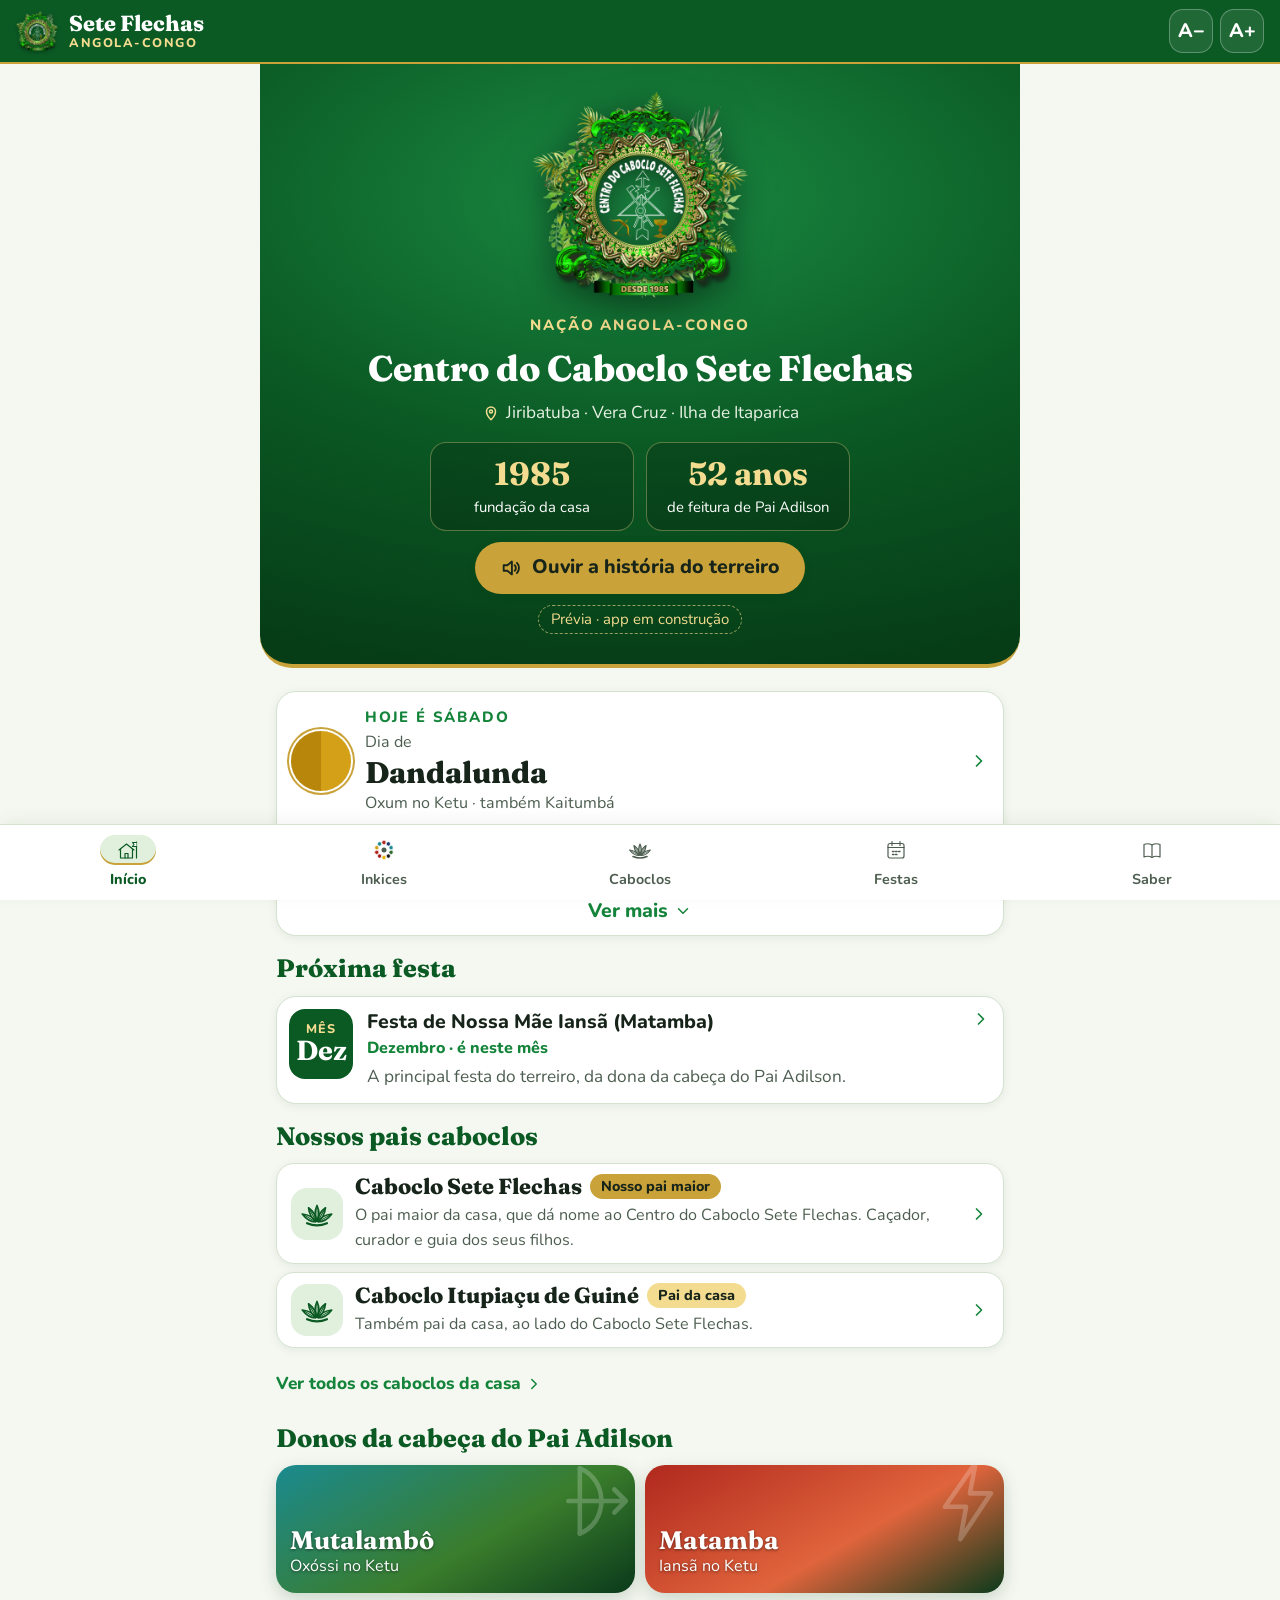
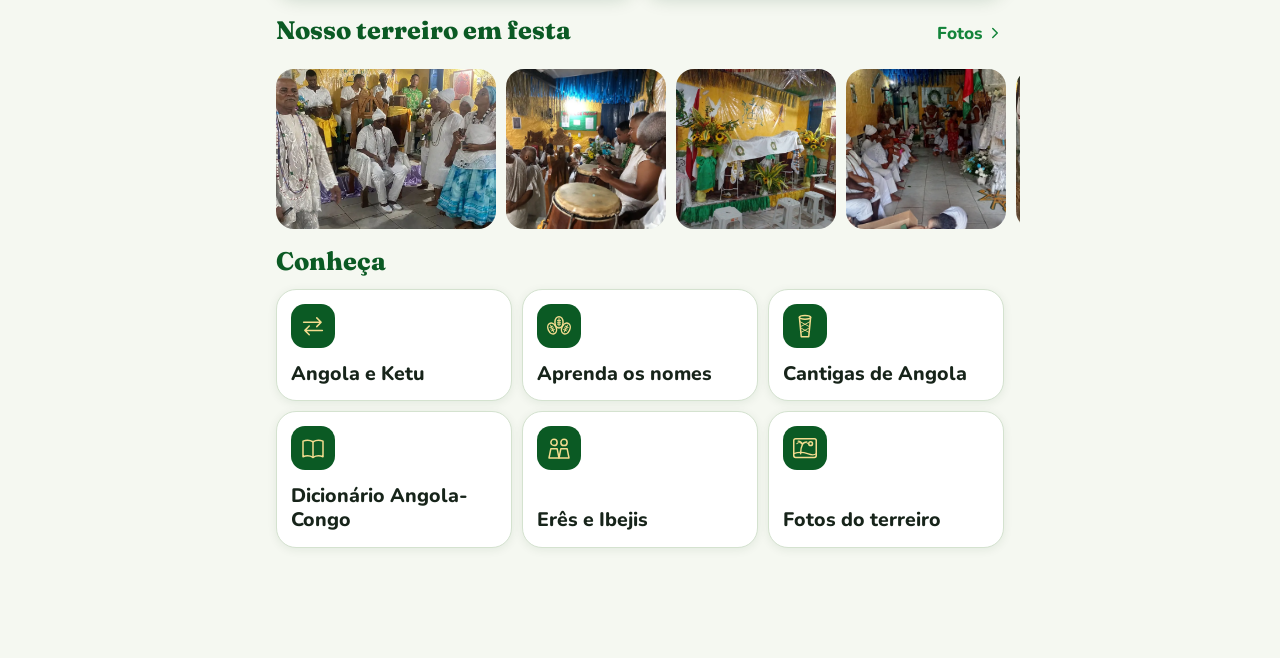
<file: terreiro-app/index.html>
<!doctype html>
<html lang="pt-BR">
<head>
  <meta charset="utf-8">
  <meta name="viewport" content="width=device-width, initial-scale=1, viewport-fit=cover">
  <title>Centro do Caboclo Sete Flechas</title>
  <meta name="description" content="Histórias dos inkices, caboclos, erês e pretos-velhos da nação Angola-Congo, para ler e ouvir.">
  <meta name="theme-color" content="#0b5a24">
  <link rel="manifest" href="manifest.webmanifest">
  <link rel="icon" href="img/logo-192.png" type="image/png">
  <link rel="apple-touch-icon" href="img/logo-192.png">
  <link rel="preconnect" href="https://fonts.googleapis.com">
  <link href="https://fonts.googleapis.com/css2?family=Fraunces:opsz,wght@9..144,600;9..144,800&family=Nunito:wght@400;600;700;800&display=swap" rel="stylesheet">
  <link rel="stylesheet" href="style.css">
</head>
<body>
  <header class="topo">
    <button class="voltar" id="voltar" aria-label="Voltar" hidden>
      <svg viewBox="0 0 24 24" aria-hidden="true"><path d="M19 12H5M11 6l-6 6 6 6"/></svg>
    </button>
    <a href="#/" class="marca">
      <img src="img/logo-192.png" alt="" id="logo-topo">
      <span class="marca-txt"><strong>Sete Flechas</strong><small>Angola-Congo</small></span>
    </a>
    <div class="fonte">
      <button id="menos" aria-label="Diminuir letra">A&#8722;</button>
      <button id="mais" aria-label="Aumentar letra">A+</button>
    </div>
  </header>

  <main id="app" tabindex="-1"></main>

  <nav class="abas" aria-label="Seções">
    <a href="#/" data-aba="inicio"><span aria-hidden="true"><svg class="reserva" viewBox="0 0 24 24"><path d="M3 11l9-7 9 7M5 10v10h14V10"/></svg></span>Início</a>
    <a href="#/inkices" data-aba="inkices"><span aria-hidden="true"><svg class="reserva" viewBox="0 0 24 24"><circle cx="12" cy="12" r="8"/><circle cx="12" cy="12" r="2"/></svg></span>Inkices</a>
    <a href="#/caboclos" data-aba="entidades"><span aria-hidden="true"><svg class="reserva" viewBox="0 0 24 24"><path d="M12 4c-2 4-2 8 0 12 2-4 2-8 0-12zM4 18c5 2 11 2 16 0"/></svg></span>Caboclos</a>
    <a href="#/calendario" data-aba="calendario"><span aria-hidden="true"><svg class="reserva" viewBox="0 0 24 24"><rect x="4" y="5" width="16" height="15" rx="2"/><path d="M4 10h16M8 3v4M16 3v4"/></svg></span>Festas</a>
    <a href="#/mais" data-aba="mais"><span aria-hidden="true"><svg class="reserva" viewBox="0 0 24 24"><path d="M12 6c-3-2-6-2-8-1v13c2-1 5-1 8 1 3-2 6-2 8-1V5c-2-1-5-1-8 1zM12 6v13"/></svg></span>Saber</a>
  </nav>

  <div class="player" id="player" hidden>
    <span class="player-ondas" aria-hidden="true"><i></i><i></i><i></i></span>
    <div class="player-info">
      <strong id="player-titulo"></strong>
      <span id="player-estado">Tocando</span>
    </div>
    <button id="player-pausa" class="player-btn" aria-label="Pausar">
      <svg viewBox="0 0 24 24" aria-hidden="true"><path d="M7 5h3.5v14H7zM13.5 5H17v14h-3.5z"/></svg>
    </button>
    <button id="player-parar" class="player-btn parar" aria-label="Parar">
      <svg viewBox="0 0 24 24" aria-hidden="true"><path d="M6 6h12v12H6z"/></svg>
    </button>
  </div>

  <script src="data.js"></script>
  <script src="cantigas.js"></script>
  <script src="app.js"></script>
</body>
</html>
</file>
<file: terreiro-app/style.css>
/* Centro do Caboclo Sete Flechas: identidade do brasão (verde-esmeralda, ouro e branco). */
:root {
  --escala: 1.15;              /* controlado por A−/A+ */
  /* Cores do brasão */
  --mata: #0B5A24;             /* topo, botões de ação, tile de ícone */
  --mata-funda: #063D17;       /* player, cartão "Palavra do dia" */
  --folha: #13843A;            /* links, sobretítulos, setas, ícones */
  --folha-clara: #E1F0DC;      /* aba ativa, chips de folha, fundo de ícone */
  --ouro: #C9A23A;             /* botão Ouvir, selos, anel dos donos da cabeça */
  --ouro-claro: #F3DC8F;       /* texto dourado sobre verde; selo secundário */
  --ouro-escuro: #8A6A12;      /* texto/ícone dourado sobre fundo claro */
  --ouro-fundo: #FBF4DC;       /* caixa de saudação / aviso */
  --ouro-borda: #E8D28C;
  --papel: #F5F8F1;            /* fundo do app */
  --cartao: #FFFFFF;
  --tinta: #17241A;            /* texto */
  --suave: #4D5E50;            /* texto de apoio */
  --linha: #D4E2CF;            /* bordas */
  --linha-fina: #E6EEE2;       /* divisória dentro de listas */
  --erro: #C2412F; --erro-fundo: #FBE9E6; --erro-texto: #8C2016;
  /* Texto sobre ouro e verde-escuro de títulos: seguem legíveis no modo escuro */
  --sobre-ouro: #17241A;
  --mata-texto: var(--mata);

  --sombra: 0 2px 10px rgba(6, 61, 23, 0.08);
  --sombra-forte: 0 6px 18px rgba(6, 61, 23, 0.18);

  /* Raios */
  --raio-pilula: 999px;
  --raio: 20px;
  --raio-p: 16px;
  --raio-topo: 32px;

  /* Espaços */
  --margem: 16px;
  --gap-cartao: 10px;
  --gap-secao: 18px;

  --fonte-titulo: "Fraunces", Georgia, "Times New Roman", serif;
  --fonte-texto: "Nunito", system-ui, -apple-system, "Segoe UI", sans-serif;
  color-scheme: light;
}

@media (prefers-color-scheme: dark) {
  :root:not([data-theme="light"]) {
    --papel: #0c140e;
    --cartao: #142118;
    --tinta: #eef3e8;
    --suave: #a9b8a8;
    --linha: #26402c;
    --linha-fina: #1E3424;
    --folha: #4fbf6a;
    --folha-clara: #1b3321;
    --ouro-fundo: #2A2412;
    --ouro-borda: #5C4A1A;
    --ouro-escuro: #E3C46A;
    --mata-texto: #8fd6a0;
    --erro-fundo: #3a1a15; --erro-texto: #f3b2a6;
    color-scheme: dark;
  }
}
:root[data-theme="dark"] {
  --papel: #0c140e;
  --cartao: #142118;
  --tinta: #eef3e8;
  --suave: #a9b8a8;
  --linha: #26402c;
  --linha-fina: #1E3424;
  --folha: #4fbf6a;
  --folha-clara: #1b3321;
  --ouro-fundo: #2A2412;
  --ouro-borda: #5C4A1A;
  --ouro-escuro: #E3C46A;
  --mata-texto: #8fd6a0;
  --erro-fundo: #3a1a15; --erro-texto: #f3b2a6;
  color-scheme: dark;
}

/* ---------- Base ---------- */
* { box-sizing: border-box; }
html { font-size: calc(16px * var(--escala)); -webkit-text-size-adjust: 100%; }
body {
  margin: 0;
  font-family: var(--fonte-texto);
  font-size: 1.0625rem;          /* 17px */
  line-height: 1.58;
  color: var(--tinta);
  background: var(--papel);
  padding-bottom: calc(4.75rem + env(safe-area-inset-bottom, 0px));
}
body.tocando { padding-bottom: calc(10rem + env(safe-area-inset-bottom, 0px)); }
h1, h2, h3 { font-family: var(--fonte-titulo); font-weight: 800; line-height: 1.1; margin: 0; text-wrap: balance; }
h1 { font-size: 2.125rem; }                     /* 34px */
h2 { font-size: 1.375rem; color: var(--mata-texto); } /* 22px */
h3 { font-size: 1.1875rem; }
p { margin: 0; }
a { color: inherit; }
button { font: inherit; cursor: pointer; color: inherit; }
img { max-width: 100%; }
svg { flex: none; }
:focus-visible { outline: 3px solid var(--ouro); outline-offset: 2px; }
.sr { position: absolute; width: 1px; height: 1px; overflow: hidden; clip: rect(0 0 0 0); white-space: nowrap; }
[hidden] { display: none !important; }
@media (prefers-reduced-motion: reduce) { * { transition: none !important; animation: none !important; } }

main { max-width: 760px; margin: 0 auto; outline: none; }
.bloco {
  display: grid; grid-template-columns: minmax(0, 1fr); gap: var(--gap-secao);
  padding-block: 1.25rem;
  padding-left: max(var(--margem), env(safe-area-inset-left, 0px));
  padding-right: max(var(--margem), env(safe-area-inset-right, 0px));
}
.secao { display: grid; grid-template-columns: minmax(0, 1fr); gap: 0.75rem; min-width: 0; }
.secao-topo { display: flex; align-items: baseline; justify-content: space-between; gap: 0.75rem; }

/* Cabeçalho das telas: sobretítulo, título e texto de apoio */
.cabecalho { display: grid; gap: 6px; }
.sobre {
  font-size: 0.8125rem; font-weight: 800; text-transform: uppercase; letter-spacing: 0.12em;
  color: var(--folha);
}
.apoio { color: var(--suave); }
.pequeno { font-size: 0.875rem; color: var(--suave); }
.link {
  display: inline-flex; align-items: center; gap: 4px; min-height: 44px;
  font-weight: 800; color: var(--folha); text-decoration: none; font-size: 0.9375rem;
}
.link svg { width: 18px; height: 18px; }

/* Ícones de interface (traço) */
.ui { width: 20px; height: 20px; fill: none; stroke: currentColor; stroke-width: 2; stroke-linecap: round; stroke-linejoin: round; }
.ui.cheio { fill: currentColor; stroke: none; }

/* ---------- 3.1 Topo ---------- */
.topo {
  position: sticky; top: env(safe-area-inset-top, 0px); z-index: 10;
  display: flex; align-items: center; gap: 0.5rem; min-height: 64px;
  padding-block: 0.375rem;
  padding-left: max(var(--margem), env(safe-area-inset-left, 0px));
  padding-right: max(var(--margem), env(safe-area-inset-right, 0px));
  background: var(--mata); color: #fff; border-bottom: 2px solid var(--ouro);
}
body::before {
  content: ""; position: fixed; inset: 0 0 auto; height: env(safe-area-inset-top, 0px);
  z-index: 10; background: var(--mata);
}
.marca { display: flex; align-items: center; gap: 0.6rem; text-decoration: none; flex: 1; min-width: 0; }
.marca img { width: 42px; height: 42px; object-fit: contain; filter: drop-shadow(0 1px 2px #0006); }
.marca-txt { display: flex; flex-direction: column; min-width: 0; line-height: 1.15; }
.marca-txt strong { font-family: var(--fonte-titulo); font-weight: 800; font-size: 1.1875rem; white-space: nowrap; overflow: hidden; text-overflow: ellipsis; }
.marca-txt small { font-size: 0.6875rem; font-weight: 800; letter-spacing: 0.12em; text-transform: uppercase; color: var(--ouro-claro); }
.voltar, .fonte button {
  width: 44px; height: 44px; border-radius: 14px; display: grid; place-items: center;
  background: rgba(255, 255, 255, 0.09); border: 1px solid rgba(255, 255, 255, 0.28); color: #fff; font-weight: 800;
}
.voltar svg { width: 22px; height: 22px; fill: none; stroke: currentColor; stroke-width: 2.2; stroke-linecap: round; stroke-linejoin: round; }
.fonte { display: flex; gap: 0.375rem; }

/* ---------- 3.2 Abas de baixo ---------- */
.abas {
  position: fixed; bottom: 0; left: 0; right: 0; z-index: 10;
  display: grid; grid-template-columns: repeat(5, 1fr); align-items: center;
  min-height: 76px;
  padding-bottom: env(safe-area-inset-bottom, 0px);
  padding-left: env(safe-area-inset-left, 0px); padding-right: env(safe-area-inset-right, 0px);
  background: var(--cartao); border-top: 1px solid var(--linha);
  box-shadow: 0 -4px 16px rgba(6, 61, 23, 0.06);
}
.abas a {
  display: flex; flex-direction: column; align-items: center; gap: 3px; min-height: 64px; justify-content: center;
  text-decoration: none; font-size: 0.78rem; font-weight: 700; color: var(--suave);
}
.abas a > span {
  width: 56px; height: 30px; border-radius: var(--raio-pilula); display: grid; place-items: center;
}
.abas a > span svg { width: 24px; height: 24px; }
.abas a > span svg.reserva { fill: none; stroke: currentColor; stroke-width: 2; stroke-linecap: round; stroke-linejoin: round; }
.abas a.ativa { color: var(--mata-texto); font-weight: 800; }
.abas a.ativa > span { background: var(--folha-clara); box-shadow: inset 0 -2px 0 var(--ouro); }

/* ---------- 3.3 Botões ---------- */
.acoes { display: flex; flex-wrap: wrap; gap: 0.625rem; }
.faixa-acoes {
  display: flex; gap: 0.5rem; overflow-x: auto; scrollbar-width: none;
  margin-inline: calc(-1 * var(--margem)); padding-inline: var(--margem); padding-block: 2px;
}
.faixa-acoes::-webkit-scrollbar { display: none; }
.faixa-acoes > * { flex: none; }
.ouvir {
  display: inline-flex; align-items: center; justify-content: center; gap: 0.5rem;
  min-height: 52px; padding: 0 1.4rem; border-radius: var(--raio-pilula); border: 0;
  background: var(--ouro); color: var(--sobre-ouro); font-weight: 800; box-shadow: var(--sombra);
}
.ouvir svg { width: 22px; height: 22px; }
.ouvir:active, .botao:active { transform: scale(0.97); }
.ouvir.redondo { width: 44px; height: 44px; min-height: 44px; padding: 0; background: var(--folha-clara); color: var(--mata-texto); box-shadow: none; }
.ouvir.redondo svg { width: 20px; height: 20px; }
.botao {
  display: inline-flex; align-items: center; justify-content: center; gap: 0.45rem;
  min-height: 46px; padding: 0 1.1rem; border-radius: var(--raio-pilula);
  border: 1.5px solid var(--folha); background: var(--cartao); color: var(--mata-texto);
  font-weight: 800; text-decoration: none; text-align: center;
}
.botao svg { width: 18px; height: 18px; }
.botao.acao { background: var(--mata); border-color: var(--mata); color: #fff; }
.botao.ativo { background: var(--mata); border-color: var(--mata); color: #fff; }
.botao.claro { background: transparent; border-color: rgba(255, 255, 255, 0.6); color: #fff; }

/* ---------- 3.4 Selos e chips ---------- */
.selo {
  display: inline-flex; align-items: center; gap: 4px; align-self: flex-start; justify-self: start;
  font-style: normal; font-size: 0.78rem; font-weight: 800; line-height: 1.3;
  padding: 3px 11px; border-radius: var(--raio-pilula); background: var(--ouro); color: var(--sobre-ouro);
}
.selo svg { width: 13px; height: 13px; }
.selo.sec { background: var(--ouro-claro); }
.chips { list-style: none; padding: 0; margin: 0; display: flex; flex-wrap: wrap; gap: 0.5rem; }
.chips li {
  display: inline-flex; align-items: center; gap: 6px; padding: 0.45rem 0.9rem; border-radius: var(--raio-pilula);
  background: var(--folha-clara); color: var(--mata-texto); font-weight: 700; font-size: 0.9375rem;
}
.chips li svg { width: 14px; height: 14px; }
.filtros {
  display: flex; gap: 0.4rem; overflow-x: auto; scrollbar-width: none;
  margin-inline: calc(-1 * var(--margem)); padding-inline: var(--margem); padding-block: 2px;
}
.filtros::-webkit-scrollbar { display: none; }
.filtro {
  flex: none; min-height: 44px; padding: 0 1rem; border-radius: var(--raio-pilula);
  border: 1px solid var(--linha); background: var(--cartao); color: var(--mata-texto); font-weight: 800; font-size: 0.9rem;
}
.filtro.ativo { background: var(--mata); border-color: var(--mata); color: #fff; }
.segmentado {
  display: grid; grid-template-columns: repeat(3, 1fr); gap: 4px; padding: 4px;
  border-radius: var(--raio-p); background: var(--folha-clara);
}
.segmentado a {
  display: grid; place-items: center; min-height: 44px; padding: 0 0.4rem; border-radius: 12px; text-align: center;
  text-decoration: none; font-weight: 800; font-size: 0.875rem; color: var(--mata-texto); line-height: 1.2;
}
.segmentado a.ativo { background: var(--mata); color: #fff; }

/* ---------- 3.5 Cartão de lista ---------- */
.lista { display: grid; gap: 8px; }
.cartao {
  display: flex; align-items: center; gap: 12px; min-height: 70px; padding: 10px 14px;
  background: var(--cartao); border: 1px solid var(--linha); border-radius: 18px; box-shadow: var(--sombra);
  text-decoration: none;
}
.disco {
  flex: none; width: 46px; height: 46px; border-radius: 50%;
  background: var(--disco); box-shadow: inset 0 0 0 1px rgba(0, 0, 0, 0.12);
}
.disco.dono { box-shadow: 0 0 0 2px #fff, 0 0 0 4px var(--ouro); }
.tile-icone {
  flex: none; width: 52px; height: 52px; border-radius: var(--raio-p); display: grid; place-items: center;
  background: var(--folha-clara); color: var(--mata-texto);
}
.tile-icone svg { width: 34px; height: 34px; }
.cartao-txt { flex: 1; min-width: 0; display: grid; gap: 2px; }
.cartao-nome { display: flex; flex-wrap: wrap; align-items: center; gap: 4px 8px; }
.cartao-nome strong { font-family: var(--fonte-titulo); font-weight: 800; font-size: 1.1875rem; line-height: 1.2; }
.cartao-sub { font-size: 0.875rem; color: var(--suave); }
.cartao-sub b { color: var(--tinta); }
.seta { width: 20px; height: 20px; color: var(--folha); flex: none; }

/* ---------- 3.6 Grade de atalhos ---------- */
.atalhos { display: grid; grid-template-columns: repeat(2, minmax(0, 1fr)); gap: var(--gap-cartao); }
.atalhos a {
  display: flex; flex-direction: column; align-items: flex-start; justify-content: space-between; gap: 0.75rem;
  min-height: 104px; padding: 14px; border-radius: var(--raio); background: var(--cartao);
  border: 1px solid var(--linha); box-shadow: var(--sombra); text-decoration: none; font-weight: 800; line-height: 1.25;
}
.icone {
  width: 44px; height: 44px; border-radius: 14px; display: grid; place-items: center;
  background: var(--mata); color: var(--ouro-claro);
}
.icone svg { width: 30px; height: 30px; }

/* ---------- 3.7 Ficha ---------- */
.ficha { margin: 0; display: grid; grid-template-columns: repeat(2, minmax(0, 1fr)); gap: 10px; }
.ficha > div {
  min-width: 0; padding: 12px 14px; border-radius: 18px; background: var(--cartao); border: 1px solid var(--linha);
}
.ficha > .larga { grid-column: 1 / -1; }
.ficha dt, .rotulo { font-size: 0.75rem; font-weight: 800; text-transform: uppercase; letter-spacing: 0.1em; color: var(--suave); }
.ficha dd { margin: 0.2rem 0 0; font-weight: 800; overflow-wrap: anywhere; }
.bolinhas { display: flex; flex-wrap: wrap; gap: 6px 14px; }
.bolinhas span { display: inline-flex; align-items: center; gap: 6px; }
.bolinhas i { width: 22px; height: 22px; border-radius: 50%; box-shadow: inset 0 0 0 1px rgba(0, 0, 0, 0.15); }

/* ---------- 3.8 Caixas de saudação e de aviso ---------- */
.saudacao {
  display: flex; gap: 10px; align-items: flex-start; padding: 14px 16px; border-radius: 18px;
  background: var(--ouro-fundo); border: 1px solid var(--ouro-borda); font-size: 0.9375rem;
}
.saudacao svg { color: var(--ouro-escuro); width: 22px; height: 22px; margin-top: 2px; }
.saudacao b { display: block; font-size: 0.75rem; text-transform: uppercase; letter-spacing: 0.1em; color: var(--ouro-escuro); }
.provisorio {
  display: flex; gap: 10px; align-items: flex-start; padding: 14px 16px; border-radius: 18px;
  background: var(--cartao); border: 1.5px dashed var(--ouro); font-size: 0.9375rem; color: var(--suave);
}
.provisorio svg { color: var(--ouro-escuro); width: 20px; height: 20px; margin-top: 3px; }
.provisorio.verde { border-color: var(--folha); }
.provisorio.verde svg { color: var(--folha); }
.caixa {
  display: grid; gap: 0.75rem; padding: 16px; border-radius: var(--raio);
  background: var(--cartao); border: 1px solid var(--linha); box-shadow: var(--sombra);
}

/* ---------- 3.9 Player ---------- */
.player {
  position: fixed; z-index: 11; left: 10px; right: 10px; max-width: 740px; margin: 0 auto;
  bottom: calc(76px + 10px + env(safe-area-inset-bottom, 0px));
  display: flex; align-items: center; gap: 0.75rem; padding: 10px 10px 10px 16px;
  background: var(--mata-funda); color: #fff; border-radius: var(--raio);
  box-shadow: 0 8px 20px rgba(6, 61, 23, 0.35);
}
.player-ondas { display: flex; align-items: flex-end; gap: 3px; height: 22px; }
.player-ondas i { width: 4px; border-radius: 2px; background: var(--ouro); }
.player-ondas i:nth-child(1) { height: 12px; }
.player-ondas i:nth-child(2) { height: 22px; }
.player-ondas i:nth-child(3) { height: 16px; }
.player-info { flex: 1; min-width: 0; display: flex; flex-direction: column; line-height: 1.3; }
.player-info strong { font-size: 0.9375rem; font-weight: 800; white-space: nowrap; overflow: hidden; text-overflow: ellipsis; }
.player-info span { font-size: 0.8125rem; color: var(--ouro-claro); }
.player-btn {
  width: 44px; height: 44px; border-radius: 50%; border: 0; display: grid; place-items: center;
  background: rgba(255, 255, 255, 0.12); color: #fff;
}
.player-btn svg { width: 20px; height: 20px; fill: currentColor; }
.player-btn.parar { background: var(--ouro); color: var(--sobre-ouro); }

/* ---------- 3.10 Busca ---------- */
.busca { position: relative; display: block; }
.busca svg { position: absolute; left: 16px; top: 50%; transform: translateY(-50%); width: 20px; height: 20px; color: var(--suave); pointer-events: none; }
.busca input {
  width: 100%; min-height: 54px; padding: 0 1rem 0 2.9rem; border-radius: var(--raio-p);
  border: 1.5px solid var(--linha); background: var(--cartao); color: var(--tinta); font: inherit;
}
.busca input:focus { outline: none; border-color: var(--folha); }
.contagem { font-size: 0.875rem; color: var(--suave); }

/* ---------- Início ---------- */
.hero {
  position: relative; overflow: hidden; text-align: center; color: #fff;
  display: grid; justify-items: center; gap: 0.6rem;
  padding-block: 1.25rem 1.6rem;
  padding-left: max(var(--margem), env(safe-area-inset-left, 0px));
  padding-right: max(var(--margem), env(safe-area-inset-right, 0px));
  background: radial-gradient(120% 80% at 50% 22%, #1A8A43 0%, var(--mata) 52%, var(--mata-funda) 100%);
  border-radius: 0 0 var(--raio-topo) var(--raio-topo); border-bottom: 4px solid var(--ouro);
}
.hero .logo { width: 216px; max-width: 64%; height: auto; filter: drop-shadow(0 8px 18px #0008); }
.hero .sobre { color: var(--ouro-claro); }
.hero h1 { font-size: 1.9375rem; }
.local { display: inline-flex; align-items: center; gap: 6px; font-size: 0.9375rem; color: #e8f2e4; }
.local svg { width: 18px; height: 18px; color: var(--ouro-claro); }
.marcos { display: grid; grid-template-columns: repeat(2, minmax(0, 1fr)); gap: 0.625rem; width: 100%; max-width: 420px; margin-top: 0.25rem; }
.marcos div {
  padding: 0.6rem 0.5rem; border-radius: var(--raio-p); line-height: 1.25;
  background: rgba(0, 0, 0, 0.18); border: 1px solid rgba(243, 220, 143, 0.35);
}
.marcos b { display: block; font-family: var(--fonte-titulo); font-size: 1.75rem; color: var(--ouro-claro); }
.marcos span { font-size: 0.8125rem; }
.versao { font-size: 0.8125rem; color: var(--ouro-claro); border: 1px dashed rgba(243, 220, 143, 0.6); border-radius: var(--raio-pilula); padding: 2px 12px; }

/* Cartão do dia */
.dia-cartao { display: grid; gap: 0; border-radius: var(--raio); background: var(--cartao); border: 1px solid var(--linha); box-shadow: var(--sombra); overflow: hidden; }
.dia-topo { display: flex; align-items: center; gap: 14px; padding: 14px 14px 12px; text-decoration: none; }
.dia-topo .disco { width: 60px; height: 60px; box-shadow: 0 0 0 2px var(--cartao), 0 0 0 4px var(--ouro); }
.dia-txt { flex: 1; min-width: 0; display: grid; gap: 1px; }
.dia-txt .pequeno { font-size: 0.875rem; }
.dia-nome { font-family: var(--fonte-titulo); font-weight: 800; font-size: 1.625rem; line-height: 1.1; color: var(--tinta); }
.semana { display: grid; grid-template-columns: repeat(7, minmax(0, 1fr)); gap: 4px; padding: 0 10px 10px; }
.semana button {
  min-height: 48px; border: 0; border-radius: 12px; background: var(--papel); color: var(--tinta);
  display: grid; place-items: center; gap: 2px; padding: 4px 0; font-weight: 800; font-size: 0.875rem;
}
.semana button i { width: 10px; height: 10px; border-radius: 50%; box-shadow: inset 0 0 0 1px rgba(0, 0, 0, 0.15); }
.semana button.ativo { background: var(--mata); color: #fff; }
.semana button.hoje:not(.ativo) { box-shadow: inset 0 0 0 1.5px var(--folha); }
.ver-mais { border-top: 1px solid var(--linha-fina); }
.ver-mais summary {
  list-style: none; cursor: pointer; display: flex; align-items: center; justify-content: center; gap: 6px;
  min-height: 48px; font-weight: 800; color: var(--folha);
}
.ver-mais summary::-webkit-details-marker { display: none; }
.ver-mais summary svg { width: 18px; height: 18px; transition: transform 0.2s; }
.ver-mais[open] summary svg { transform: rotate(180deg); }
.ver-mais-corpo { display: grid; gap: 0.75rem; padding: 0 14px 16px; }

/* Próxima festa */
.festa-cartao {
  display: flex; gap: 14px; align-items: flex-start; padding: 12px; border-radius: var(--raio);
  background: var(--cartao); border: 1px solid var(--linha); box-shadow: var(--sombra); text-decoration: none;
}
.bloco-data {
  flex: none; width: 64px; height: 70px; border-radius: var(--raio-p); background: var(--mata); color: #fff;
  display: grid; place-content: center; text-align: center; line-height: 1.1;
}
.bloco-data small { font-size: 0.6875rem; font-weight: 800; letter-spacing: 0.1em; text-transform: uppercase; color: var(--ouro-claro); }
.bloco-data b { font-family: var(--fonte-titulo); font-size: 1.5rem; }
.festa-txt { flex: 1; min-width: 0; display: grid; gap: 2px; }
.festa-txt strong { font-weight: 800; font-size: 1.0625rem; line-height: 1.3; }
.festa-quando { font-size: 0.875rem; font-weight: 800; color: var(--folha); }
.festa-txt p { font-size: 0.9375rem; color: var(--suave); }

/* Donos da cabeça */
.donos { display: grid; grid-template-columns: repeat(2, minmax(0, 1fr)); gap: var(--gap-cartao); }
.dono {
  position: relative; overflow: hidden; min-height: 128px; padding: 14px; border-radius: var(--raio);
  display: flex; flex-direction: column; justify-content: flex-end; color: #fff; text-decoration: none;
  background: linear-gradient(150deg, var(--c1), var(--c2) 58%, #0A3A1B); box-shadow: var(--sombra-forte);
  text-shadow: 0 1px 3px rgba(0, 0, 0, 0.5);
}
.dono .marca-agua { position: absolute; right: -10px; top: -10px; width: 92px; height: 92px; opacity: 0.22; color: #fff; }
.dono strong { position: relative; font-family: var(--fonte-titulo); font-size: 1.375rem; line-height: 1.15; overflow-wrap: anywhere; }
.dono small { position: relative; font-size: 0.875rem; }

/* Faixa de fotos */
.faixa-fotos {
  display: flex; gap: 10px; overflow-x: auto; scrollbar-width: none;
  margin-inline: calc(-1 * var(--margem)); padding-inline: var(--margem);
}
.faixa-fotos::-webkit-scrollbar { display: none; }
.faixa-fotos .foto { flex: none; width: 160px; height: 160px; border-radius: 18px; }
.faixa-fotos .foto:first-child { width: 220px; }
.foto { padding: 0; border: 0; background: var(--folha-clara); overflow: hidden; display: block; }
.foto img { display: block; width: 100%; height: 100%; object-fit: cover; }

/* ---------- Detalhe ---------- */
.detalhe { display: grid; grid-template-columns: minmax(0, 1fr); gap: var(--gap-secao); padding-bottom: 1rem; }
.detalhe > :not(.capa) {
  margin-left: max(var(--margem), env(safe-area-inset-left, 0px));
  margin-right: max(var(--margem), env(safe-area-inset-right, 0px));
}
.capa {
  position: relative; overflow: hidden; color: #fff; display: grid; gap: 0.5rem; align-content: end;
  padding-block: 1.75rem 1.5rem;
  padding-left: max(var(--margem), env(safe-area-inset-left, 0px));
  padding-right: max(var(--margem), env(safe-area-inset-right, 0px));
  border-radius: 0 0 var(--raio-topo) var(--raio-topo);
  background: var(--mata);
  background: linear-gradient(160deg, var(--c1), var(--c2) 48%, #0A3A1B);
  text-shadow: 0 1px 4px rgba(0, 0, 0, 0.45);
}
.capa.com-foto { min-height: 340px; border-bottom: 4px solid var(--ouro); background: var(--mata-funda); }
.capa.com-foto img.fundo { position: absolute; inset: 0; width: 100%; height: 100%; object-fit: cover; }
.capa.com-foto::before {
  content: ""; position: absolute; inset: 0;
  background: linear-gradient(180deg, rgba(6, 61, 23, 0.35) 0%, rgba(6, 61, 23, 0.8) 40%, var(--mata-funda) 85%);
}
.capa > * { position: relative; }
.capa .marca-agua { position: absolute; right: -18px; top: -6px; width: 170px; height: 170px; opacity: 0.18; color: #fff; }
.capa h1 { font-size: 2.875rem; overflow-wrap: anywhere; }
.capa .ketu { font-size: 1.125rem; }
.capa .outros { font-size: 0.875rem; opacity: 0.85; }
.capa .acoes { margin-top: 0.5rem; }
.capa .acoes > * { flex: 1 1 auto; white-space: nowrap; padding: 0 1rem; }
.resumo { font-family: var(--fonte-titulo); font-weight: 600; font-size: 1.3125rem; line-height: 1.35; }
.detalhe h2 { font-size: 1.5rem; }
.historia { display: grid; gap: 0.85rem; }
.citacao {
  margin: 0; padding: 0.25rem 0 0.25rem 1rem; border-left: 3px solid var(--ouro);
  font-family: var(--fonte-titulo); font-size: 1.1875rem; line-height: 1.4; color: var(--mata-texto); font-weight: 600;
}
.lista-simples { margin: 0; padding-left: 1.2rem; display: grid; gap: 0.3rem; }
.lista-simples li::marker { color: var(--ouro-escuro); }
.vizinhos { display: grid; grid-template-columns: repeat(2, minmax(0, 1fr)); gap: var(--gap-cartao); }
.vizinhos a, .vizinhos span {
  display: grid; gap: 2px; padding: 12px 14px; border-radius: 18px; text-decoration: none; min-height: 70px;
}
.vizinhos a { background: var(--cartao); border: 1px solid var(--linha); box-shadow: var(--sombra); }
.vizinhos a.prox { text-align: right; }
.vizinhos small { font-size: 0.8125rem; font-weight: 800; color: var(--folha); }
.vizinhos strong { font-family: var(--fonte-titulo); font-size: 1.125rem; }

/* Lista agrupada (Saber, dicionário, guardiões) */
.grupo-lista { border-radius: var(--raio); background: var(--cartao); border: 1px solid var(--linha); box-shadow: var(--sombra); overflow: hidden; }
.grupo-lista > * + * { border-top: 1px solid var(--linha-fina); }
.linha-item { display: flex; align-items: center; gap: 12px; min-height: 64px; padding: 10px 14px; text-decoration: none; }
.linha-item .icone { width: 42px; height: 42px; border-radius: 13px; }
.linha-item .icone svg { width: 28px; height: 28px; }
.linha-txt { flex: 1; min-width: 0; display: grid; gap: 1px; }
.linha-txt strong { font-weight: 800; }
.linha-txt span { font-size: 0.875rem; color: var(--suave); }
.guardiao { padding: 12px 14px; display: grid; gap: 2px; }
.guardiao strong { font-family: var(--fonte-titulo); font-size: 1.0625rem; }
.guardiao span { font-size: 0.9375rem; color: var(--suave); }

/* Cantigas */
.cantiga {
  display: grid; gap: 0.5rem; padding: 14px; border-radius: 18px; background: var(--cartao);
  border: 1px solid var(--linha); box-shadow: var(--sombra);
}
.cantiga-corpo { display: flex; gap: 12px; align-items: flex-start; }
.cantiga .letra { flex: 1; min-width: 0; font-size: 0.9375rem; font-weight: 700; letter-spacing: 0.02em; line-height: 1.55; overflow-wrap: anywhere; }
.cantiga .ouvir.tocar { width: 48px; height: 48px; min-height: 48px; padding: 0; background: var(--mata); color: var(--ouro-claro); box-shadow: none; flex: none; }
.cantiga .ouvir.tocar svg { width: 20px; height: 20px; }
.cantiga.tocando { border: 2px solid var(--folha); }
.cantiga.tocando .ouvir.tocar { background: var(--ouro); color: var(--sobre-ouro); }
.cantiga-nota { font-size: 0.875rem; color: var(--suave); font-style: italic; }
.link-melodia { display: inline-flex; align-items: center; gap: 6px; min-height: 44px; font-weight: 800; color: var(--folha); text-decoration: none; font-size: 0.9375rem; }
.link-melodia svg { width: 18px; height: 18px; }
.mais-cantigas { display: grid; gap: 0.6rem; }
.mais-cantigas > summary { cursor: pointer; font-weight: 800; color: var(--folha); min-height: 48px; display: flex; align-items: center; }
.mais-cantigas[open] { gap: 0.6rem; }
.grupo-cantigas { display: grid; gap: 0.6rem; }

/* ---------- Caboclos ---------- */
.cab-destaque {
  position: relative; overflow: hidden; min-height: 280px; border-radius: var(--raio); color: #fff; text-decoration: none;
  display: grid; align-content: end; gap: 0.4rem; padding: 18px; background: var(--mata-funda); box-shadow: var(--sombra-forte);
}
.cab-destaque img { position: absolute; inset: 0; width: 100%; height: 100%; object-fit: cover; }
.cab-destaque::before { content: ""; position: absolute; inset: 0; background: linear-gradient(180deg, rgba(6, 61, 23, 0) 0%, rgba(6, 61, 23, 0.55) 35%, rgba(6, 61, 23, 0.92) 70%); }
.cab-destaque > :not(img) { position: relative; }
.cab-destaque strong { font-family: var(--fonte-titulo); font-size: 1.875rem; line-height: 1.1; }
.cab-destaque p { font-size: 0.9375rem; }
.cab-escuro {
  display: flex; align-items: center; gap: 12px; padding: 16px; border-radius: var(--raio); color: #fff; text-decoration: none;
  background: var(--mata); box-shadow: var(--sombra);
}
.cab-escuro .icone { background: rgba(255, 255, 255, 0.12); }
.cab-escuro small { color: var(--ouro-claro); font-weight: 800; font-size: 0.8125rem; text-transform: uppercase; letter-spacing: 0.08em; }
.cab-escuro strong { display: block; font-family: var(--fonte-titulo); font-size: 1.375rem; line-height: 1.15; }
.grade-cab { display: grid; grid-template-columns: repeat(2, minmax(0, 1fr)); gap: var(--gap-cartao); }
.grade-cab a {
  display: grid; align-content: start; gap: 0.4rem; min-height: 168px; padding: 14px; border-radius: var(--raio);
  background: var(--cartao); border: 1px solid var(--linha); box-shadow: var(--sombra); text-decoration: none;
}
.grade-cab .tile-icone { width: 40px; height: 40px; border-radius: 12px; }
.grade-cab .tile-icone svg { width: 28px; height: 28px; }
.grade-cab strong { font-family: var(--fonte-titulo); font-size: 1.0625rem; line-height: 1.2; }
.grade-cab p { font-size: 0.875rem; color: var(--suave); line-height: 1.4; }

/* ---------- Festas ---------- */
.festa-principal {
  position: relative; overflow: hidden; min-height: 230px; border-radius: var(--raio); color: #fff; text-decoration: none;
  display: grid; align-content: end; gap: 0.35rem; padding: 18px; background: #5a1a12; box-shadow: var(--sombra-forte);
}
.festa-principal img { position: absolute; inset: 0; width: 100%; height: 100%; object-fit: cover; }
.festa-principal::before { content: ""; position: absolute; inset: 0; background: linear-gradient(180deg, rgba(90, 26, 18, 0.1) 0%, rgba(90, 26, 18, 0.7) 35%, rgba(90, 26, 18, 0.94) 65%); }
.festa-principal > :not(img) { position: relative; }
.festa-principal strong { font-family: var(--fonte-titulo); font-size: 1.625rem; line-height: 1.15; }
.festa-principal span { color: var(--ouro-claro); font-weight: 800; }
.linha-tempo { display: grid; }
.marco-tempo { display: grid; grid-template-columns: 58px 22px minmax(0, 1fr); gap: 0 6px; }
.marco-mes { padding-top: 14px; font-size: 0.8125rem; font-weight: 800; color: var(--mata-texto); text-transform: uppercase; letter-spacing: 0.06em; }
.trilho { position: relative; }
.trilho::before { content: ""; position: absolute; left: 50%; top: 0; bottom: 0; width: 2px; transform: translateX(-50%); background: var(--linha); }
.marco-tempo:first-child .trilho::before { top: 18px; }
.marco-tempo:last-child .trilho::before { bottom: auto; height: 18px; }
.trilho i { position: absolute; left: 50%; top: 14px; width: 12px; height: 12px; border-radius: 50%; transform: translateX(-50%); background: var(--folha); box-shadow: 0 0 0 3px var(--papel); }
.marco-tempo.proxima .trilho i { width: 16px; height: 16px; top: 12px; background: var(--ouro); }
.marco-cartao {
  margin-bottom: 10px; display: grid; gap: 4px; padding: 12px 14px; border-radius: 18px;
  background: var(--cartao); border: 1px solid var(--linha); box-shadow: var(--sombra);
}
.marco-tempo.proxima .marco-cartao { border: 2px solid var(--ouro); box-shadow: 0 4px 16px rgba(201, 162, 58, 0.28); }
.marco-cartao a.titulo { display: flex; align-items: center; min-height: 44px; font-weight: 800; text-decoration: none; font-size: 1.0625rem; line-height: 1.3; }
.marco-cartao p { font-size: 0.9375rem; color: var(--suave); }
.marco-fotos { display: inline-flex; align-items: center; gap: 6px; min-height: 44px; font-weight: 800; font-size: 0.875rem; color: var(--folha); text-decoration: none; }
.marco-fotos svg { width: 18px; height: 18px; }
.data-lembrada { font-size: 0.875rem; color: var(--suave); border-top: 1px solid var(--linha-fina); padding-top: 6px; }

/* ---------- Saber ---------- */
.destaque-verde {
  display: grid; gap: 0.5rem; padding: 18px; border-radius: var(--raio); color: #fff;
  background: linear-gradient(140deg, #1A8A43, var(--mata) 55%, var(--mata-funda)); box-shadow: var(--sombra-forte);
}
.destaque-verde .sobre { color: var(--ouro-claro); }
.destaque-verde h2 { color: #fff; }
.destaque-verde .ouvir { justify-self: start; text-decoration: none; }

/* ---------- Dicionário ---------- */
.palavra-dia { display: grid; gap: 0.4rem; padding: 18px; border-radius: var(--raio); background: var(--mata-funda); color: #fff; box-shadow: var(--sombra-forte); }
.palavra-dia .sobre { color: var(--ouro-claro); }
.palavra-dia-linha { display: flex; align-items: center; gap: 12px; }
.palavra-dia strong { flex: 1; min-width: 0; font-family: var(--fonte-titulo); font-size: 2.5rem; line-height: 1.05; overflow-wrap: anywhere; }
.palavra-dia .ouvir.redondo { width: 52px; height: 52px; background: var(--ouro); color: var(--sobre-ouro); }
.palavra-dia small { color: var(--ouro-claro); font-weight: 800; font-size: 0.8125rem; }
.verbete { display: flex; gap: 12px; align-items: center; padding: 12px 14px; }
.verbete-txt { flex: 1; min-width: 0; }
.verbete-txt strong { font-family: var(--fonte-titulo); font-size: 1.1875rem; line-height: 1.2; }
.verbete-txt p { font-size: 0.9375rem; color: var(--suave); }
.verbete-txt small { font-size: 0.75rem; color: var(--suave); }
.marca-fonte { color: var(--ouro-escuro); font-size: 0.8rem; }
.fonte-rodape { font-size: 0.8125rem; color: var(--suave); }

/* ---------- Quiz ---------- */
.progresso { display: grid; gap: 6px; }
.progresso-barra { height: 10px; border-radius: var(--raio-pilula); background: var(--folha-clara); overflow: hidden; }
.progresso-barra i { display: block; height: 100%; background: var(--folha); border-radius: inherit; }
.quiz-cartao { display: grid; gap: 0.75rem; }
.quiz-nome { font-family: var(--fonte-titulo); font-weight: 800; font-size: 2.5rem; line-height: 1.05; color: var(--mata-texto); }
.quiz-pergunta { font-size: 1.125rem; }
.quiz-opcoes { display: grid; gap: 0.6rem; }
.quiz-op {
  display: flex; align-items: center; justify-content: space-between; gap: 8px; min-height: 56px; padding: 0 1rem;
  border-radius: var(--raio-p); border: 2px solid var(--linha); background: var(--papel); color: var(--tinta);
  text-align: left; font-weight: 800;
}
.quiz-op svg { width: 22px; height: 22px; }
.quiz-op.certa { background: var(--folha-clara); border-color: var(--folha); color: var(--mata-texto); }
.quiz-op.errada { background: var(--erro-fundo); border-color: var(--erro); color: var(--erro-texto); }
.quiz-op:disabled { cursor: default; }
.quiz-resposta:empty { display: none; }
.quiz-painel { display: grid; gap: 0.6rem; padding: 14px 16px; border-radius: 18px; }
.quiz-painel.certo { background: var(--folha-clara); border: 1px solid var(--folha); }
.quiz-painel.quase { background: var(--ouro-fundo); border: 1px solid var(--ouro-borda); }
.quiz-painel strong { font-family: var(--fonte-titulo); font-size: 1.25rem; }
.quiz-placar { display: flex; justify-content: space-around; text-align: center; }
.quiz-placar b { display: block; font-family: var(--fonte-titulo); font-size: 1.5rem; color: var(--mata-texto); }
.quiz-placar span { font-size: 0.8125rem; color: var(--suave); font-weight: 700; }

/* ---------- Fotos ---------- */
.mosaico {
  display: grid; grid-template-columns: repeat(3, minmax(0, 1fr)); grid-template-rows: repeat(2, 120px);
  gap: 6px; border-radius: 22px; overflow: hidden;
}
.mosaico .foto { width: 100%; height: 100%; }
.mosaico .foto:first-child { grid-column: span 2; grid-row: span 2; }
.pastas { display: grid; grid-template-columns: repeat(2, minmax(0, 1fr)); gap: var(--gap-cartao); }
.pasta { display: flex; flex-direction: column; text-decoration: none; border-radius: var(--raio); overflow: hidden; background: var(--cartao); border: 1px solid var(--linha); box-shadow: var(--sombra); }
.pasta-capa { position: relative; overflow: hidden; height: 118px; display: grid; place-items: center; background: var(--folha-clara); color: var(--mata-texto); }
.pasta-capa img { position: absolute; inset: 0; width: 100%; height: 100%; object-fit: cover; display: block; }
.pasta.vazia .pasta-capa {
  background: repeating-linear-gradient(135deg, var(--folha-clara) 0 10px, var(--cartao) 10px 20px);
  align-content: center; gap: 4px; font-size: 0.8125rem; font-weight: 800; text-align: center;
}
.pasta-capa svg { width: 30px; height: 30px; }
.pasta-txt { display: grid; gap: 1px; padding: 10px 12px 12px; line-height: 1.3; }
.pasta-txt small { text-transform: uppercase; letter-spacing: 0.06em; color: var(--folha); font-weight: 800; font-size: 0.75rem; }
.pasta-txt strong { font-size: 0.98rem; }
.pasta-txt span { color: var(--suave); font-size: 0.8125rem; }
.galeria { display: grid; grid-template-columns: repeat(2, minmax(0, 1fr)); gap: 0.75rem; }
.galeria figure { margin: 0; display: grid; gap: 0.3rem; }
.galeria .foto { aspect-ratio: 4 / 3; width: 100%; border-radius: var(--raio-p); }
.galeria figcaption { font-size: 0.85rem; color: var(--suave); line-height: 1.35; }
.visor {
  position: fixed; inset: 0; z-index: 30; background: rgba(0, 0, 0, 0.92); display: flex; align-items: center; justify-content: center;
  padding: max(0.8rem, env(safe-area-inset-top, 0px)) 0.8rem max(0.8rem, env(safe-area-inset-bottom, 0px));
}
.visor figure { margin: 0; max-width: 100%; text-align: center; color: #fff; }
.visor img { max-width: 100%; max-height: 78vh; border-radius: 10px; }
.visor figcaption { margin-top: 0.6rem; }
.visor-fechar, .visor-nav {
  position: absolute; width: 48px; height: 48px; border-radius: 50%; border: 0; display: grid; place-items: center;
  background: rgba(255, 255, 255, 0.16); color: #fff;
}
.visor-fechar svg, .visor-nav svg { width: 24px; height: 24px; }
.visor-fechar { top: max(0.8rem, env(safe-area-inset-top, 0px)); right: 0.8rem; }
.visor-nav { top: 50%; transform: translateY(-50%); }
.visor-nav.ant { left: 0.4rem; }
.visor-nav.prox { right: 0.4rem; }

/* ---------- Telas de apoio ---------- */
.comparativo { display: grid; gap: 8px; }
.comp-cabeca, .comp-linha { display: grid; grid-template-columns: minmax(0, 1.3fr) minmax(0, 1fr); column-gap: 0.8rem; }
.comp-cabeca { padding: 0 14px; }
.comp-linha {
  padding: 10px 14px; border-radius: 18px; background: var(--cartao); border: 1px solid var(--linha);
  border-left: 5px solid var(--ouro); text-decoration: none; align-items: baseline;
}
.comp-dom { grid-column: 1 / -1; color: var(--suave); font-size: 0.82rem; }
.comp-ang { font-family: var(--fonte-titulo); font-size: 1.1875rem; color: var(--mata-texto); overflow-wrap: anywhere; }
.comp-ket { color: var(--suave); font-weight: 700; overflow-wrap: anywhere; }
.texto { display: grid; gap: 0.75rem; }
.nota-fonte { font-size: 0.85rem; color: var(--suave); font-style: italic; }
.aprender-filtros { display: grid; gap: 0.4rem; }
.aprender-filtros label { font-weight: 800; font-size: 0.9rem; }
.aprender-filtros select {
  font: inherit; min-height: 48px; padding: 0.5rem 0.7rem; border-radius: 12px;
  border: 1.5px solid var(--linha); background: var(--papel); color: var(--tinta); width: 100%;
}
.aprender-cartao { display: grid; gap: 0.7rem; }
.aprender-nav { display: grid; grid-template-columns: repeat(3, minmax(0, 1fr)); gap: 0.5rem; }
.aprender-nav .botao { padding: 0 0.4rem; }
.caixa input[type="range"] { width: 100%; accent-color: var(--folha); height: 2.5rem; }

@media (min-width: 640px) {
  .atalhos { grid-template-columns: repeat(3, minmax(0, 1fr)); }
  .pastas, .galeria { grid-template-columns: repeat(3, minmax(0, 1fr)); }
  .quiz-opcoes { grid-template-columns: 1fr 1fr; }
}
.quiz-painel .ouvir.redondo { background: var(--cartao); border: 1.5px solid var(--folha); }

/* Cartões com foto: foto no fundo, degradê no meio, texto por cima */
.capa.com-foto img.fundo, .cab-destaque > img, .festa-principal > img { z-index: 0; }
.capa.com-foto::before, .cab-destaque::before, .festa-principal::before { z-index: 1; }
.capa.com-foto > :not(.fundo), .cab-destaque > :not(img), .festa-principal > :not(img) { z-index: 2; }
</file>
